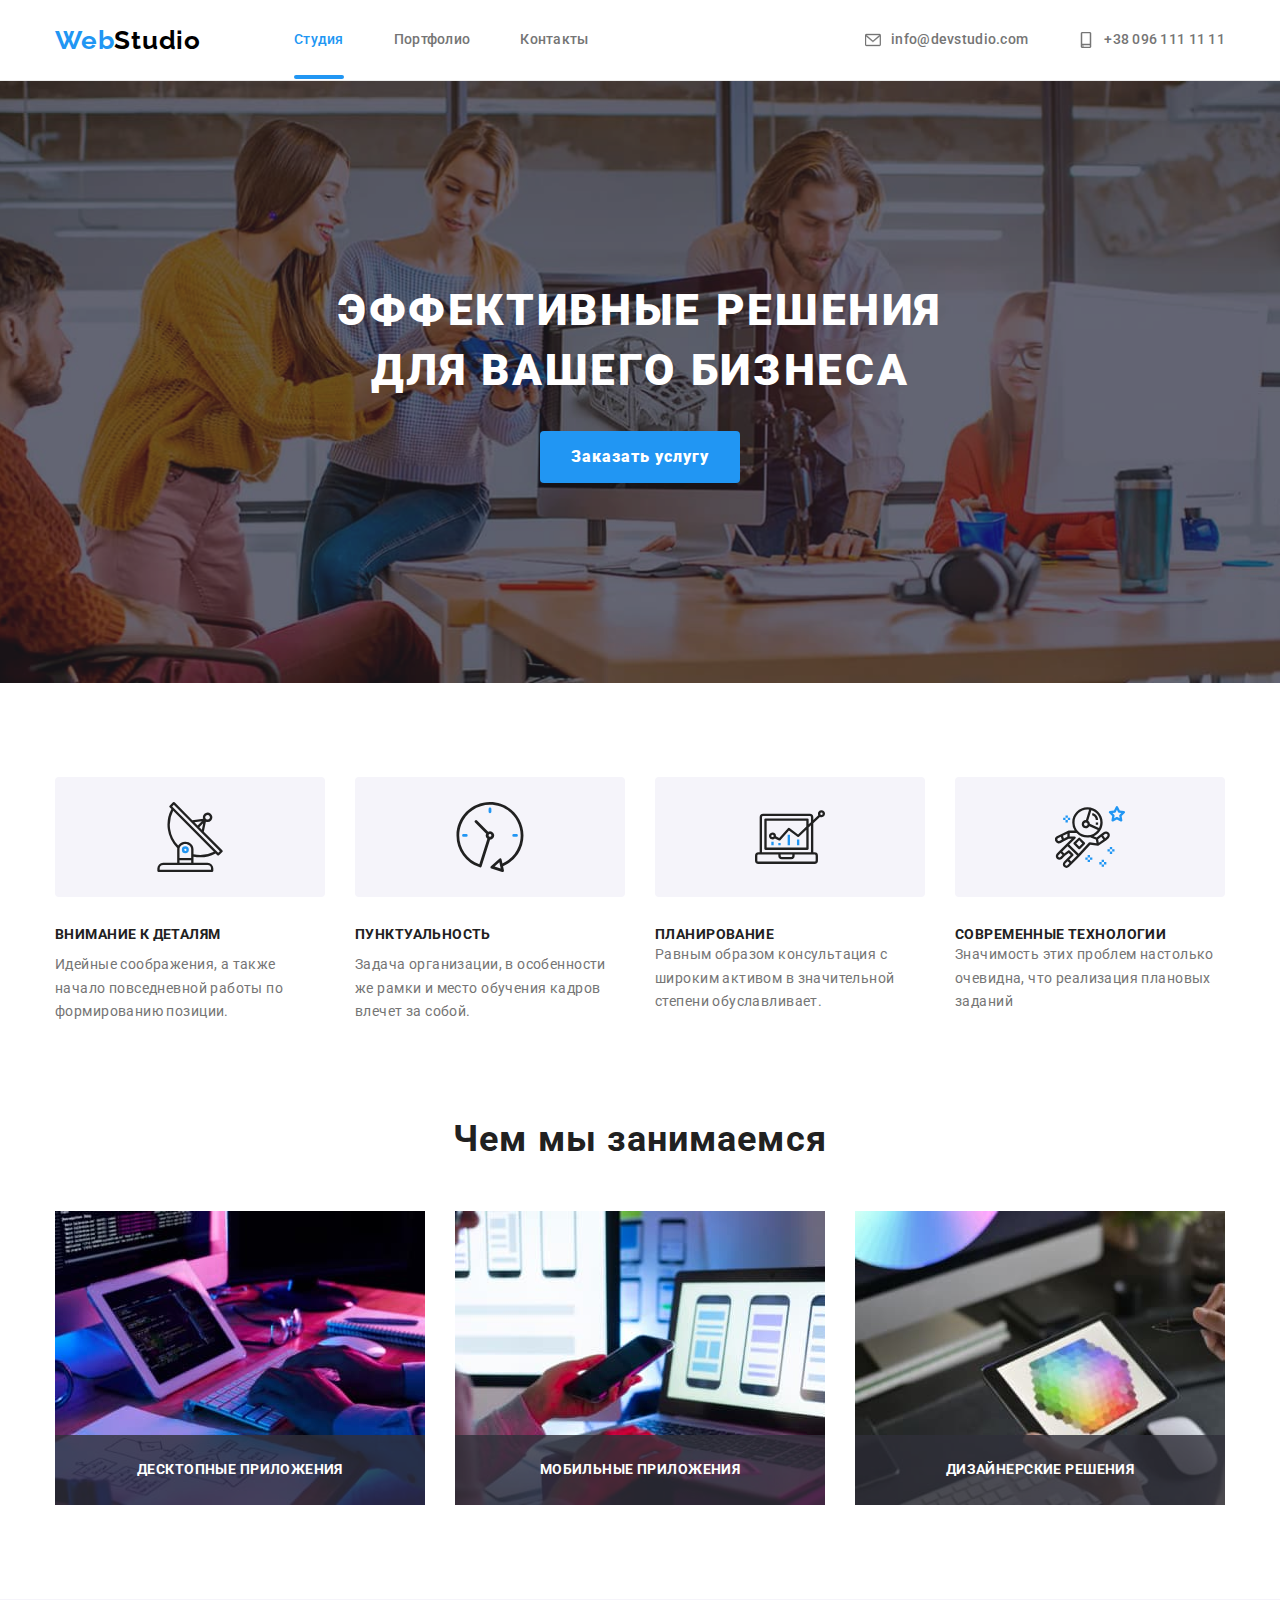
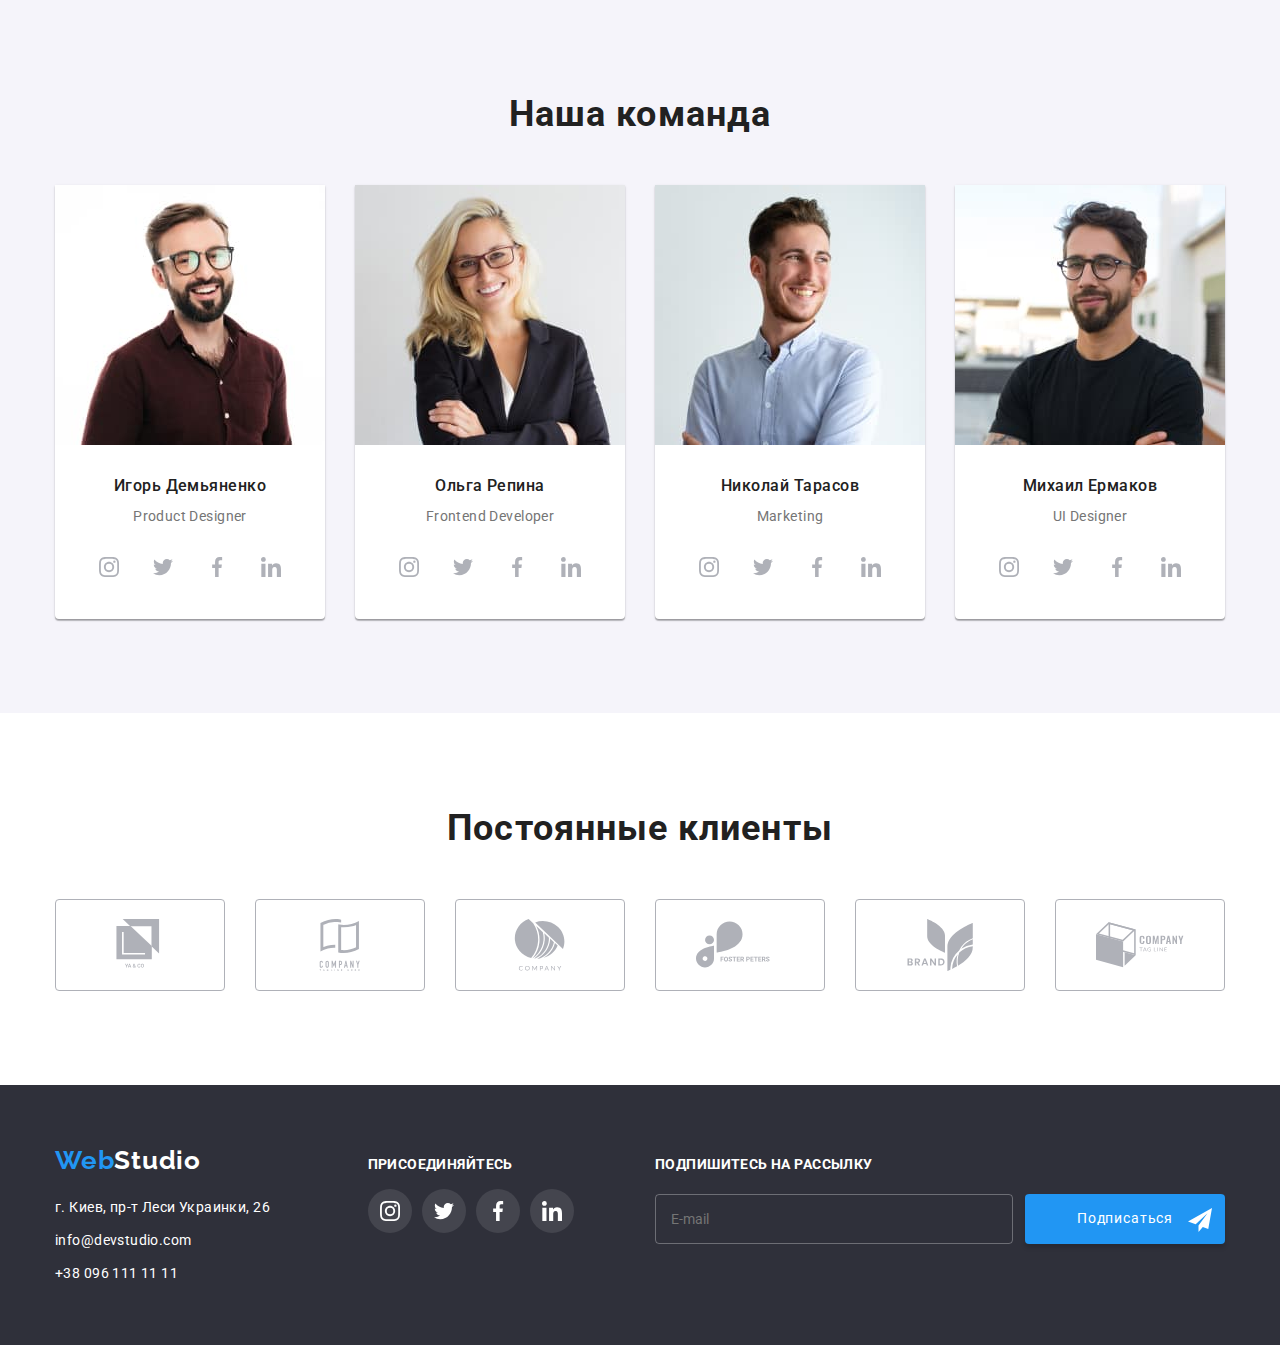
<file: index.html>
<!DOCTYPE html>
<html lang="ru">
<head>
    <meta charset="UTF-8">
    <meta http-equiv="X-UA-Compatible" content="IE=edge">
    <meta name="viewport" content="width=device-width, initial-scale=1.0">
    <title>Webstudio</title>
    <link rel="preconnect" href="https://fonts.gstatic.com">
    <link href="https://fonts.googleapis.com/css2?family=Raleway:wght@700&family=Roboto:wght@400;500;700;900&display=swap"
        rel="stylesheet">
    <link rel="stylesheet" href="https://cdnjs.cloudflare.com/ajax/libs/modern-normalize/1.0.0/modern-normalize.css">
    <link rel="stylesheet" href="./css/main.css">
<body>

    <!--Шапка сайта-->
    <header  class="page-header">

        <div class="container header-block">
        <nav class="nav page-header__nav">
            <a class="link link-logo" href="./index.html"> <span class="logo logo--accent">Web</span>Studio</a>
            
            <!--Навигация-->
            <ul class="list site-nav site-nav--list">
                <li class="item site-nav__item">
                    <a class="link site-nav__link link--current" href="./index.html">Студия</a>
                </li>
                <li class="item site-nav__item">
                    <a class="link site-nav__link" href="./portfolio.html">Портфолио</a>
                </li>
                <li class="item site-nav__item">
                    <a class="link site-nav__link" href="">Контакты</a>
                </li>
            </ul>
        </nav>
        
        <!--Контакты-->
        <ul class="list auth-nav auth-nav--list">
            <li class="item auth-nav__item"><a class="link auth-nav__link" href="mailto:info@devstudio.com"><svg class="auth-nav__icon">
                <use href="./images/icons/icon.svg#icon-envelope"></use>
            </svg>info@devstudio.com</a></li>
            <li class="item auth-nav__item"><a class="link auth-nav__link" href="tel:+380961111111"><svg class="auth-nav__icon">
                <use href="./images/icons/icon.svg#icon-smartphone"></use>
            </svg>+38 096 111 11 11</a></li>
        </ul>
        </div>

    </header>

    <main>
        <!--Герой-->
            <section class="hero overlay hero--center">
                <div class="container hero__container">
                <h1 class="hero__title">Эффективные решения для вашего бизнеса</h1>
                <button data-modal-open class="button hero__button" type="button">Заказать услугу</button>
                <div data-modal class="backdrop is-hidden">
                <div class="modal modal--overlay">
                    <button data-modal-close class="modal__close"><svg class="modal__icon">
                        <use href="./images/icons/icon.svg#icon-close"></use>
                    </svg></button>
                <form class="form" autocomplete="off">
                    <div class="form__group" role="group" >
                        <b class="form__title">Оставьте свои данные, мы вам перезвоним</b>
                        
                        <div class="form__field">
                        <label class="form__label" for="name">Имя</label>
                        <input class="form__input form--accent" type="text" name="name" id="name" />
                        <span class="form__icon"><svg class="form__svg">
                        <use href="./images/icons/icon.svg#icon-person" width="18" height="18"></use>
                        </svg></span>
                        </div>

                        <div class="form__field">
                        <label class="form__label" for="tel">Телефон</label>
                        <input class="form__input form--accent" type="tel" name="tel" id="tel" />
                        <span class="form__icon"><svg class="form__svg">
                                <use href="./images/icons/icon.svg#icon-phone" width="18" height="18"></use>
                            </svg></span>
                    </div>

                        <div class="form__field">
                        <label class="form__label" for="email">Email</label>
                        <input class="form__input form--accent" type="email" name="email" id="email"/>
                        <span class="form__icon"><svg class="form__svg">
                                <use href="./images/icons/icon.svg#icon-mail" width="18" height="18"></use>
                            </svg></span>
                    </div>
                        
                        <div class="form__field">
                        <label class="form__label" for="coments">Комментарий</label>
                        <textarea class="form__coments form--accent" name="coments" rows="5" id="coments" placeholder="Введите текст"></textarea>
                        </div>

                        <div class="form__field">
                            <label for="policy"><input class="checkbox" type="checkbox" name="checkbox" id="policy">Соглашаюсь с рассылкой и принимаю <a class="link form__link" href="">Условия договора</a>
                            <span class="checkbox__icon"><svg class="checkbox__svg">
                                    <use href="./images/icons/icon.svg#icon-icon-check" width="16" height="15"></use>
                                </svg></span>
                            </label>
                        </div>
                    </div>

                    <button class="button form__button" type="submit">Отправить</button>
                </form>
                
                </div>
                </div>
                </div>
            </section>

        <!--Преимущества-->
        
        <section class="section">
            <div class="container">
                <h2 class="section-title visually-hidden">Преимущества</h2>
                <ul class="features card-set list">

                    <li class="features__item item">
                        <div class="features__image">
                        <svg class="features__svg" width="70" height="70">
                            <use href="./images/icons/icon.svg#icon-antenna"></use>
                        </svg></div>
                        <h3 class="features__title">Внимание к деталям</h3>
                        <p class="text features__text">Идейные соображения, а также начало повседневной работы по формированию позиции.</p>
                    </li>

                    <li class="features__item item">
                        <div class="features__image">
                        <svg class="features__svg" width="70" height="70">
                            <use href="./images/icons/icon.svg#icon-clock"></use>
                        </svg></div>
                        <h3 class="features__title">Пунктуальность</h3>
                        <p class="text features__text">Задача организации, в особенности же рамки и место обучения кадров влечет за собой.</p>
                    </li>

                    <li class="features__item item">
                        <div class="features__image">
                        <svg class="features__svg" width="70" height="70">
                            <use href="./images/icons/icon.svg#icon-diagram"></use>
                        </svg></div>
                        <h3 class="features__title">Планирование</h3>
                        <p class="text features-text">Равным образом консультация с широким активом в значительной степени обуславливает.</p>
                    </li>

                    <li class="features__item item">
                        <div class="features__image">
                        <svg class="features__svg" width="70" height="70">
                            <use href="./images/icons/icon.svg#icon-astronaut"></use>
                        </svg></div>
                        <h3 class="features__title">Современные технологии</h3>
                        <p class="text features-text">Значимость этих проблем настолько очевидна, что реализация плановых заданий</p>
                    </li>

                </ul>
            </div>
        </section>
        <!--Чем мы занимаемся-->
        <section class="section section--no-padding">
            <div class="container">
                <h2 class="section__title">Чем мы занимаемся</h2>
                <ul class="works list">
                    <li class="works__item item">
                        <img class="works__image image" src="./images/works/box1.jpg" alt="Первый блок" width="370" height="294">
                        <div class="works__container">
                            <p class="text works__text">Десктопные приложения</p>
                        </div>
                    </li>
                    <li class="works__item item">
                        <img class="image works__image" src="./images/works/box2.jpg" alt="Второй блок" width="370" height="294">
                        <div class="works__container">
                            <p class="text works__text">Мобильные приложения</p>
                        </div>
                    </li>
                    <li class="works__item item">
                        <img class="image works__image" src="./images/works/box3.jpg" alt="Третий блок" width="370" height="294">
                        <div class="works__container">
                            <p class="text works__text">Дизайнерские решения</p>
                        </div>
                    </li>
                </ul>
            </div>
        </section>

        <!--Наша команда-->
        <section class="section section__team">
            <div class="container">
            <h2 class="section__title">Наша команда</h2>
            <ul class="list card-set team">

                <li class="item team__item">
                    <img class="team__image" src="./images/team/photo1.jpg" alt="Игорь Демьяненко" width="270" height="260">
                <div class="team__card">
                    <h3 class="team__title">Игорь Демьяненко</h3>
                    <p class="team__position">Product Designer</p>
                    <ul class="social list social--list">
                        <li class="social__item item"><a class="social__link" href=""> <svg class="social__icon"><use href="./images/icons/icon.svg#icon-instagram"> </use> </svg></a></li>
                        <li class="social__item item"><a class="social__link" href=""> <svg class="social__icon"><use href="./images/icons/icon.svg#icon-twitter"> </use> </svg></a></li>
                        <li class="social__item item"><a class="social__link" href=""> <svg class="social__icon"><use href="./images/icons/icon.svg#icon-facebook"> </use> </svg></a></li>
                        <li class="social__item item"><a class="social__link" href=""> <svg class="social__icon"><use href="./images/icons/icon.svg#icon-linkedin"> </use> </svg></a></li>
                    </ul>
                    </div>
                </li>

                <li class="item team__item">
                    <img class="team__image" src="./images/team/photo2.jpg" alt="Ольга Репина" width="270" height="260">
                <div class="team__card">
                    <h3 class="team__title">Ольга Репина</h3>
                    <p class="team__position">Frontend Developer</p>
                    <ul class="social list social--list">
                        <li class="social__item item"><a class="social__link" href=""> <svg class="social__icon">
                                    <use href="./images/icons/icon.svg#icon-instagram"> </use>
                                </svg></a></li>
                        <li class="social__item item"><a class="social__link" href=""> <svg class="social__icon">
                                    <use href="./images/icons/icon.svg#icon-twitter"> </use>
                                </svg></a></li>
                        <li class="social__item item"><a class="social__link" href=""> <svg class="social__icon">
                                    <use href="./images/icons/icon.svg#icon-facebook"> </use>
                                </svg></a></li>
                        <li class="social__item item"><a class="social__link" href=""> <svg class="social__icon">
                                    <use href="./images/icons/icon.svg#icon-linkedin"> </use>
                                </svg></a></li>
                    </ul>
                </div>
                </li>

                <li class="item team__item">
                    <img class="team__image" src="./images/team/photo3.jpg" alt="Михаил Ермаков" width="270" height="260">
                    <div class="team__card">
                        <h3 class="team__title">Николай Тарасов</h3>
                        <p class="team__position">Marketing</p>
                        <ul class="social list social--list">
                            <li class="social__item item"><a class="social__link" href=""> <svg class="social__icon">
                                        <use href="./images/icons/icon.svg#icon-instagram"> </use>
                                    </svg></a></li>
                            <li class="social__item item"><a class="social__link" href=""> <svg class="social__icon">
                                        <use href="./images/icons/icon.svg#icon-twitter"> </use>
                                    </svg></a></li>
                            <li class="social__item item"><a class="social__link" href=""> <svg class="social__icon">
                                        <use href="./images/icons/icon.svg#icon-facebook"> </use>
                                    </svg></a></li>
                            <li class="social__item item"><a class="social__link" href=""> <svg class="social__icon">
                                        <use href="./images/icons/icon.svg#icon-linkedin"> </use>
                                    </svg></a></li>
                        </ul>
                    </div>

                <li class="item team__item">   
                    <img class="team__image" src="./images/team/photo4.jpg" alt="Михаил Ермаков" width="270" height="260">
                    <div class="team__card">
                        <h3 class="team__title">Михаил Ермаков</h3>
                        <p class="team__position">UI Designer</p>
                        <ul class="social list social--list">
                            <li class="social__item item"><a class="social__link" href=""> <svg class="social__icon">
                                        <use href="./images/icons/icon.svg#icon-instagram"> </use>
                                    </svg></a></li>
                            <li class="social__item item"><a class="social__link" href=""> <svg class="social__icon">
                                        <use href="./images/icons/icon.svg#icon-twitter"> </use>
                                    </svg></a></li>
                            <li class="social__item item"><a class="social__link" href=""> <svg class="social__icon">
                                        <use href="./images/icons/icon.svg#icon-facebook"> </use>
                                    </svg></a></li>
                            <li class="social__item item"><a class="social__link" href=""> <svg class="social__icon">
                                        <use href="./images/icons/icon.svg#icon-linkedin"> </use>
                                    </svg></a></li>
                        </ul>
                    </div>
                </li>
            </ul>
            </div>
        </section>
        <!--Постоянные клиенты-->
        <section class="section clients">
            <div class="container">
                <h2 class="section__title title">Постоянные клиенты</h2>
                <ul class="clients list">
                    <li class="clients__item item">
                        <a class="clients__link link" href=""><svg class="clients__svg" >
                            <use href="./images/icons/icon.svg#icon-group-1"></use>
                        </svg></a>
                    </li>
                    <li class="clients__item item">
                        <a class="clients__link link" href=""><svg class="clients__svg" >
                            <use href="./images/icons/icon.svg#icon-group-2"></use>
                        </svg></a>
                    </li>
                    <li class="clients__item item">
                        <a class="clients__link link" href=""><svg class="clients__svg">
                                <use href="./images/icons/icon.svg#icon-group-3"></use>
                            </svg></a>
                    </li>
                    <li class="clients__item item">
                        <a class="clients__link link" href=""><svg class="clients__svg">
                            <use href="./images/icons/icon.svg#icon-group-4"></use>
                        </svg></a>
                    </li>
                    <li class="clients__item item">
                        <a class="clients__link link" href=""><svg class="clients__svg">
                            <use href="./images/icons/icon.svg#icon-group-5" ></use>
                        </svg>
                        </a>
                    </li>
                    <li class="clients__item item">
                        <a class="clients__link link" href=""><svg class="clients__svg">
                            <use href="./images/icons/icon.svg#icon-group-6" ></use>
                        </svg>
                        </a>
                    </li>
                </ul>
            </div>
        </section>
    </main>

    <!--Подвал-->
    <footer class="footer">
        <div class="footer__box container">
            <div class="footer__adress-box">
                <a class="link link-logo footer__logo" href="./index.html"> <span
                        class="logo logo--accent">Web</span>Studio</a>
                <address class="address address--margin">
                    <ul class="contacts list">
                        <li class="contacts__item"><a class="link contacts__link contacts--address"
                                href="https://goo.gl/maps/X8zmoRvUWwNT1fM88" target="_blank" rel="noopener noreferrer">г.
                                Киев, пр-т Леси Украинки, 26</a></li>
                        <li class="contacts__item"><a class="link contacts__link"
                                href="mailto:info@devstudio.com">info@devstudio.com</a></li>
                        <li class="contacts__item"><a class="link contacts__link" href="tel:+380961111111">+38 096 111 11
                                11</a>
                        </li>
                    </ul>
                </address>
            </div>
            <div class="social-box footer__social-box">
                <p class="footer__text">Присоединяйтесь</p>
                <ul class="social list social--list">
                    <li class="social__item item"><a class="social__link social__link--bkg-color" href=""> <svg
                                class="social__icon social__icon--bkg-color">
                                <use href="./images/icons/icon.svg#icon-instagram"> </use>
                            </svg></a></li>
                    <li class="social__item item"><a class="social__link social__link--bkg-color" href=""> <svg
                                class="social__icon social__icon--bkg-color">
                                <use href="./images/icons/icon.svg#icon-twitter"> </use>
                            </svg></a></li>
                    <li class="social__item item"><a class="social__link social__link--bkg-color" href=""> <svg
                                class="social__icon social__icon--bkg-color">
                                <use href="./images/icons/icon.svg#icon-facebook"> </use>
                            </svg></a></li>
                    <li class="social__item item"><a class="social__link social__link--bkg-color" href=""> <svg
                                class="social__icon social__icon--bkg-color">
                                <use href="./images/icons/icon.svg#icon-linkedin"> </use>
                            </svg></a></li>
                </ul>
            </div>
            <form class="footer-form">
                <div class="footer-form__box">
                    <div class="footer-form__mail-box">
                        <label class="footer-form__label" for="mail"><b>Подпишитесь на рассылку</b>
                            <input class="footer-form__input" placeholder="E-mail" type="email" name="email" id="mail">
                        </label>
    
                        <button class="button footer-form__button" type="submit">Подписаться
                            <span class="footer-form__send"><svg class="footer-form__svg" width="24" height="24">
                                    <use href="./images/icons/icon.svg#icon-icon-send"> </use>
                                </svg></span></button>
                    </div>
                </div>
            </form>
        </div>
    </footer>
<script src="./js/modal.js"></script>
            </body>
</html>
</file>
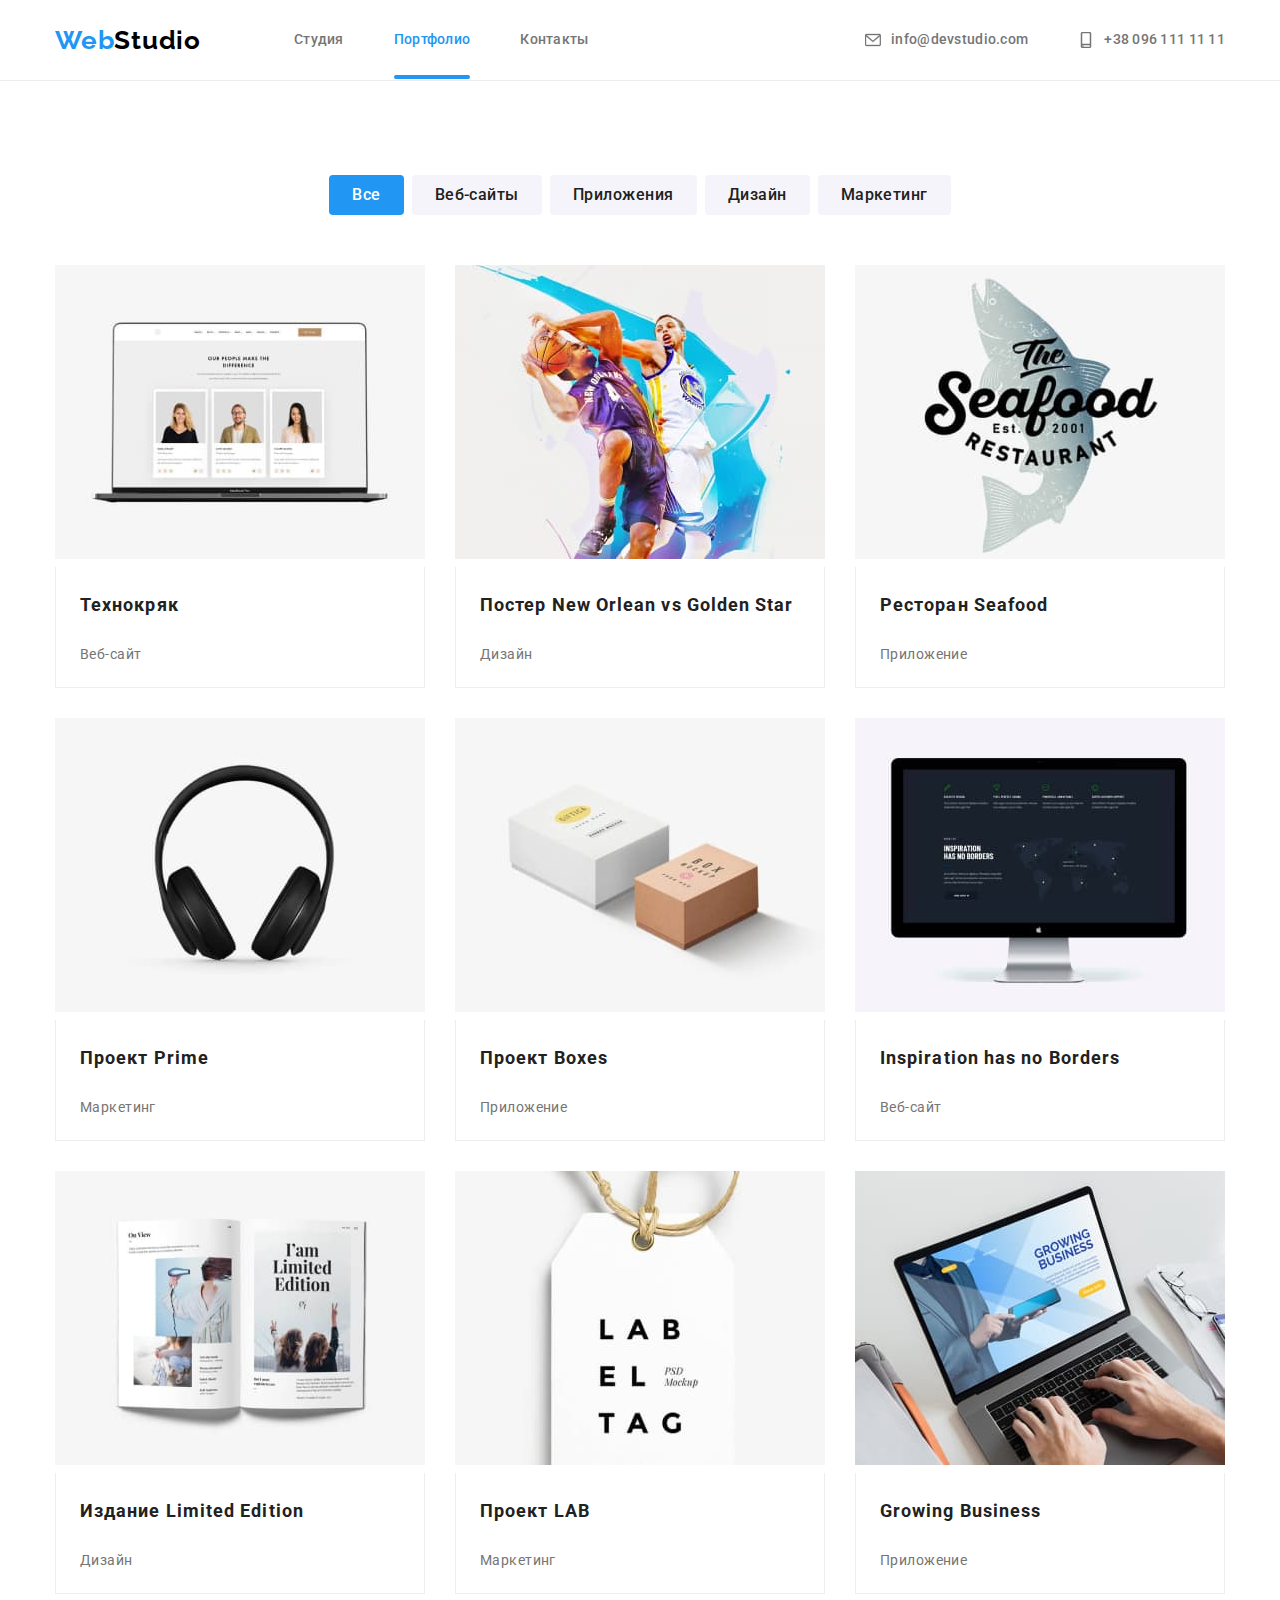
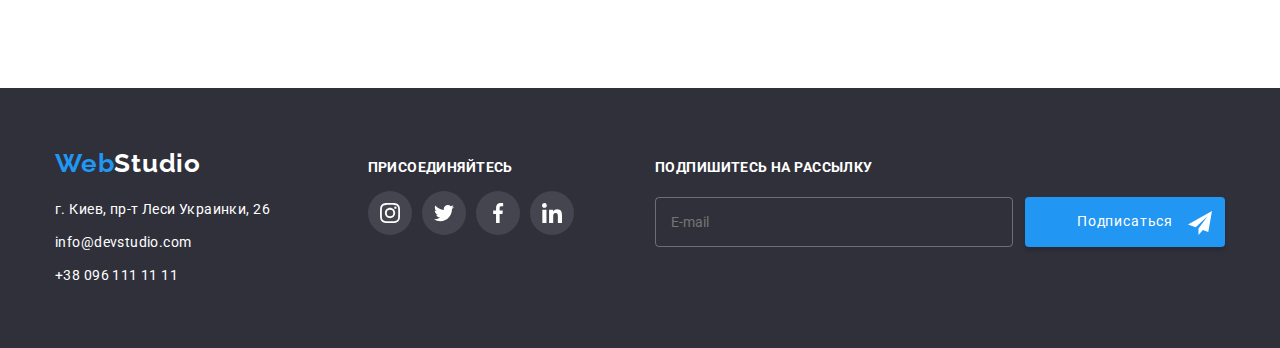
<file: portfolio.html>
<!DOCTYPE html>
<html lang="ru">
  <head>
    <meta charset="UTF-8" />
    <meta http-equiv="X-UA-Compatible" content="IE=edge" />
    <meta name="viewport" content="width=device-width, initial-scale=1.0" />
    <title>Portfolio</title>
    <link rel="preconnect" href="https://fonts.gstatic.com" />
    <link
      href="https://fonts.googleapis.com/css2?family=Raleway:wght@700&family=Roboto:wght@400;500;700;900&display=swap"
      rel="stylesheet"
    />
    <link
      rel="stylesheet"
      href="https://cdnjs.cloudflare.com/ajax/libs/modern-normalize/1.0.0/modern-normalize.css"
    />
    <link rel="stylesheet" href="./css/main.css" />
  </head>
  <body>
    <!--Шапка сайта-->
    <header class="page-header">
      <div class="container header-block">
        <nav class="nav page-header__nav">
          <a class="link link-logo" href="./index.html">
            <span class="logo logo--accent">Web</span>Studio</a
          >

          <!--Навигация-->
          <ul class="list site-nav site-nav--list">
            <li class="item site-nav__item">
              <a class="link site-nav__link" href="./index.html">Студия</a>
            </li>
            <li class="item site-nav__item">
              <a
                class="link site-nav__link link--current"
                href="./portfolio.html"
                >Портфолио</a
              >
            </li>
            <li class="item site-nav__item">
              <a class="link site-nav__link" href="">Контакты</a>
            </li>
          </ul>
        </nav>

        <!--Контакты-->
        <ul class="list auth-nav auth-nav--list">
          <li class="item auth-nav__item">
            <a class="link auth-nav__link" href="mailto:info@devstudio.com"
              ><svg class="auth-nav__icon">
                <use href="./images/icons/icon.svg#icon-envelope"></use></svg
              >info@devstudio.com</a
            >
          </li>
          <li class="item auth-nav__item">
            <a class="link auth-nav__link" href="tel:+380961111111"
              ><svg class="auth-nav__icon">
                <use href="./images/icons/icon.svg#icon-smartphone"></use></svg
              >+38 096 111 11 11</a
            >
          </li>
        </ul>
      </div>
    </header>
    <main>
      <!--Фильтры-->
      <section class="section">
        <div class="container">
          <h1 class="section__title visually-hidden">Галерея</h1>
          <ul class="filter list">
            <li class="filter__item item">
              <button type="button" class="filter__button filter--all">
                Все
              </button>
            </li>
            <li class="filter__item item">
              <button type="button" class="filter__button">Веб-сайты</button>
            </li>
            <li class="filter__item item">
              <button type="button" class="filter__button">Приложения</button>
            </li>
            <li class="filter__item item">
              <button type="button" class="filter__button">Дизайн</button>
            </li>
            <li class="filter__item item">
              <button type="button" class="filter__button">Маркетинг</button>
            </li>
          </ul>
          <!--Галерея-->

          <ul class="galery card-set list">
            <li class="galery__item item">
              <a class="card card--link" href="">
                <div class="card__image-box">
                  <img
                    src="./images/galery/img-1.jpg"
                    width="370"
                    height="294"
                    alt="команда на мониторе"
                  />
                  <div class="card__overlay">
                    <p class="card__overlay-text">
                      Технокряк это современная площадка распространения
                      коронавируса. Компании используют эту платформу для
                      цифрового шпионажа и атак на защищённые сервера
                      конкурентов.
                    </p>
                  </div>
                </div>
                <div class="card__text">
                  <h2 class="card__title">Технокряк</h2>
                  <p>Веб-сайт</p>
                </div>
              </a>
            </li>

            <li class="galery__item item">
              <a class="card" href="">
                <div class="card__image-box">
                  <img
                    src="./images/galery/img-2.jpg"
                    width="370"
                    height="294"
                    alt="два парня ловят мяч"
                  />
                  <div class="card__overlay">
                    <p class="card__overlay-text">
                      Технокряк это современная площадка распространения
                      коронавируса. Компании используют эту платформу для
                      цифрового шпионажа и атак на защищённые сервера
                      конкурентов.
                    </p>
                  </div>
                </div>
                <div class="card__text">
                  <h2 class="card__title">Постер New Orlean vs Golden Star</h2>
                  <p>Дизайн</p>
                </div>
              </a>
            </li>

            <li class="galery__item item">
              <a class="card" href="">
                <div class="card__image-box">
                  <img
                    src="./images/galery/img-3.jpg"
                    width="370"
                    height="294"
                    alt="надпись на рыбе"
                  />
                  <div class="card__overlay">
                    <p class="card__overlay-text">
                      Технокряк это современная площадка распространения
                      коронавируса. Компании используют эту платформу для
                      цифрового шпионажа и атак на защищённые сервера
                      конкурентов.
                    </p>
                  </div>
                </div>
                <div class="card__text">
                  <h2 class="card__title">Ресторан Seafood</h2>
                  <p>Приложение</p>
                </div>
              </a>
            </li>

            <li class="galery__item item">
              <a class="card" href="">
                <div class="card__image-box">
                  <img
                    src="./images/galery/img-4.jpg"
                    width="370"
                    height="294"
                    alt="наушники"
                  />
                  <div class="card__overlay">
                    <p class="card__overlay-text">
                      Технокряк это современная площадка распространения
                      коронавируса. Компании используют эту платформу для
                      цифрового шпионажа и атак на защищённые сервера
                      конкурентов.
                    </p>
                  </div>
                </div>
                <div class="card__text">
                  <h2 class="card__title">Проект Prime</h2>
                  <p>Маркетинг</p>
                </div>
              </a>
            </li>

            <li class="galery__item item">
              <a class="card" href="">
                <div class="card__image-box">
                  <img
                    src="./images/galery/img-5.jpg"
                    width="370"
                    height="294"
                    alt="белая и коричневая коробочки"
                  />
                  <div class="card__overlay">
                    <p class="card__overlay-text">
                      Технокряк это современная площадка распространения
                      коронавируса. Компании используют эту платформу для
                      цифрового шпионажа и атак на защищённые сервера
                      конкурентов.
                    </p>
                  </div>
                </div>
                <div class="card__text">
                  <h2 class="card__title">Проект Boxes</h2>
                  <p>Приложение</p>
                </div>
              </a>
            </li>

            <li class="galery__item item">
              <a class="card" href="">
                <div class="card__image-box">
                  <img
                    src="./images/galery/img-6.jpg"
                    width="370"
                    height="294"
                    alt="черная карта мира на мониторе"
                  />
                  <div class="card__overlay">
                    <p class="card__overlay-text">
                      Технокряк это современная площадка распространения
                      коронавируса. Компании используют эту платформу для
                      цифрового шпионажа и атак на защищённые сервера
                      конкурентов.
                    </p>
                  </div>
                </div>
                <div class="card__text">
                  <h2 class="card__title">Inspiration has no Borders</h2>
                  <p>Веб-сайт</p>
                </div>
              </a>
            </li>

            <li class="galery__item item">
              <a class="card" href="">
                <div class="card__image-box">
                  <img
                    src="./images/galery/img-7.jpg"
                    width="370"
                    height="294"
                    alt="развернутый журнал"
                  />
                  <div class="card__overlay">
                    <p class="card__overlay-text">
                      Технокряк это современная площадка распространения
                      коронавируса. Компании используют эту платформу для
                      цифрового шпионажа и атак на защищённые сервера
                      конкурентов.
                    </p>
                  </div>
                </div>
                <div class="card__text">
                  <h2 class="card__title">Издание Limited Edition</h2>
                  <p>Дизайн</p>
                </div>
              </a>
            </li>

            <li class="galery__item item">
              <a class="card" href="">
                <div class="card__image-box">
                  <img
                    src="./images/galery/img-8.jpg"
                    width="370"
                    height="294"
                    alt="на бирке надпись"
                  />
                  <div class="card__overlay">
                    <p class="card__overlay-text">
                      Технокряк это современная площадка распространения
                      коронавируса. Компании используют эту платформу для
                      цифрового шпионажа и атак на защищённые сервера
                      конкурентов.
                    </p>
                  </div>
                </div>
                <div class="card__text">
                  <h2 class="card__title">Проект LAB</h2>
                  <p>Маркетинг</p>
                </div>
              </a>
            </li>

            <li class="galery__item item">
              <a class="card" href="">
                <div class="card__image-box">
                  <img
                    src="./images/galery/img-9.jpg"
                    width="370"
                    height="294"
                    alt="набирает на ноутбуке"
                  />
                  <div class="card__overlay">
                    <p class="card__overlay-text">
                      Технокряк это современная площадка распространения
                      коронавируса. Компании используют эту платформу для
                      цифрового шпионажа и атак на защищённые сервера
                      конкурентов.
                    </p>
                  </div>
                </div>
                <div class="card__text">
                  <h2 class="card__title">Growing Business</h2>
                  <p>Приложение</p>
                </div>
              </a>
            </li>
          </ul>
        </div>
      </section>
    </main>

    <!--Подвал-->
    <footer class="footer">
      <div class="footer__box container">
        <div class="footer__adress-box">
          <a class="link link-logo footer__logo" href="./index.html">
            <span class="logo logo--accent">Web</span>Studio</a
          >
          <address class="address address--margin">
            <ul class="contacts list">
              <li class="contacts__item">
                <a
                  class="link contacts__link contacts--address"
                  href="https://goo.gl/maps/X8zmoRvUWwNT1fM88"
                  target="_blank"
                  rel="noopener noreferrer"
                  >г. Киев, пр-т Леси Украинки, 26</a
                >
              </li>
              <li class="contacts__item">
                <a class="link contacts__link" href="mailto:info@devstudio.com"
                  >info@devstudio.com</a
                >
              </li>
              <li class="contacts__item">
                <a class="link contacts__link" href="tel:+380961111111"
                  >+38 096 111 11 11</a
                >
              </li>
            </ul>
          </address>
        </div>
        <div class="social-box footer__social-box">
          <p class="footer__text">Присоединяйтесь</p>
          <ul class="social list social--list">
            <li class="social__item item">
              <a class="social__link social__link--bkg-color" href="">
                <svg class="social__icon social__icon--bkg-color">
                  <use href="./images/icons/icon.svg#icon-instagram"></use></svg
              ></a>
            </li>
            <li class="social__item item">
              <a class="social__link social__link--bkg-color" href="">
                <svg class="social__icon social__icon--bkg-color">
                  <use href="./images/icons/icon.svg#icon-twitter"></use></svg
              ></a>
            </li>
            <li class="social__item item">
              <a class="social__link social__link--bkg-color" href="">
                <svg class="social__icon social__icon--bkg-color">
                  <use href="./images/icons/icon.svg#icon-facebook"></use></svg
              ></a>
            </li>
            <li class="social__item item">
              <a class="social__link social__link--bkg-color" href="">
                <svg class="social__icon social__icon--bkg-color">
                  <use href="./images/icons/icon.svg#icon-linkedin"></use></svg
              ></a>
            </li>
          </ul>
        </div>
        <form class="footer-form">
          <div class="footer-form__box">
            <div class="footer-form__mail-box">
              <label class="footer-form__label" for="mail"
                ><b>Подпишитесь на рассылку</b>
                <input
                  class="footer-form__input"
                  placeholder="E-mail"
                  type="email"
                  name="email"
                  id="mail"
                />
              </label>

              <button class="button footer-form__button" type="submit">
                Подписаться
                <span class="footer-form__send"
                  ><svg class="footer-form__svg" width="24" height="24">
                    <use
                      href="./images/icons/icon.svg#icon-icon-send"
                    ></use></svg
                ></span>
              </button>
            </div>
          </div>
        </form>
      </div>
    </footer>
  </body>
</html>
</file>
<file: css/main.css>
:root {
  --prime-text-color: #757575;
  --title-text-color: #212121;
  --accent-text-color: #2196f3;
  --secondary-text-color: #ffffff;
  --primary-bg-color: #fff;
  --secondary-bg-color: #f5f4fa;
  --footer-bg-color: #2f303a;
  --footer-text-color: rgba(255, 255, 255, 0.6);
  --footer-social-color: rgba(255, 255, 255, 0.1);
  --button-bg-color: rgba(245, 244, 250, 1);
  --border-color: rgba(236, 236, 236, 1);
  --border-icon-color: rgba(0, 0, 0, 0.1);
  --border-team-color: rgba(255, 255, 255, 1);
  --border-portfolio-color: rgba(238, 238, 238, 1);
  --prime-card-swadow: 0px 4px 4px 0px rgba(0, 0, 0, 0.25);
  --secondary-card-shadow: 0px 1px 3px rgba(0, 0, 0, 0.12),
    0px 1px 1px rgba(0, 0, 0, 0.14), 0px 2px 1px rgba(0, 0, 0, 0.2);
  --border-modal: 0px 4px 4px rgba(0, 0, 0, 0.15);
  --accent-button-color: #188ce8;
  --background-hero: rgba(47, 48, 58, 0.8);
  --icon-color: rgba(175, 177, 184, 1);
  --overlay-bg-color: rgba(33, 150, 243, 0.9);
  --animation: 250ms cubic-bezier(0.4, 0, 0.2, 1);
}

html {
  box-sizing: border-box;
}

*,
*::before,
*::after {
  box-sizing: inherit;
}

body {
  color: var(--prime-text-color);
  background-color: var(--primary-bg-color);
  font-family: Roboto, sans-serif;
  font-weight: 400;
  font-size: 14px;
  line-height: 1.71;
  letter-spacing: 0.03em;
}

h1,
h2,
h3,
p {
  margin-top: 0;
  margin-bottom: 0;
}

.list {
  list-style: none;
  color: inherit;
}

.link {
  text-decoration: none;
  color: inherit;
  cursor: pointer;
  margin-top: 0;
  margin-bottom: 0;
  color: var(--prime-text-color);
  transition: color var(--animation);
}

.link:hover,
.link:focus {
  color: var(--accent-text-color);
  cursor: pointer;
}

.list {
  list-style: none;
  padding: 0;
  margin: 0;
}

.container {
  width: 1200px;
  padding-left: 15px;
  padding-right: 15px;
  margin-left: auto;
  margin-right: auto;
}

.link-logo {
  display: inline-block;
  min-width: 145px;
  padding-top: 24px;
  padding-bottom: 24px;
  color: black;
  font-family: Raleway;
  font-weight: 700;
  font-size: 26px;
  line-height: 1.19;
  letter-spacing: 0.03em;
  transition: color var(--animation);
}

.logo--accent {
  color: var(--accent-text-color);
  transition: color var(--animation);
}

.footer__logo {
  padding: 0;
  color: var(--secondary-text-color);
  transition: color var(--animation);
}

.site-nav {
  display: inline-flex;
  align-items: center;
  color: var(--title-text-color);
  font-weight: 500;
  font-size: 14px;
  line-height: 1.14;
  letter-spacing: 0.02em;
}

.site-nav--list {
  margin-left: 93px;
}

.site-nav__item {
  margin-left: 50px;
}

.site-nav__item:first-child {
  margin-left: 0;
}

.site-nav__link {
  padding-top: 32px;
  padding-bottom: 32px;
}

.site-nav__link {
  position: relative;
}

.link--current {
  color: var(--accent-text-color);
}

.link--current::after {
  position: absolute;
  display: block;
  content: "";
  width: 100%;
  height: 4px;
  border-radius: 2px;
  background-color: var(--accent-text-color);
  margin-top: 27px;
  opacity: 1;
}

.auth-nav {
  display: inline-flex;
  color: var(--prime-text-color);
  font-weight: 500;
  font-size: 14px;
  line-height: 1.14;
  letter-spacing: 0.02em;
}

.auth-nav--list {
  margin-left: auto;
}

.auth-nav__item {
  display: flex;
}

.auth-nav .item + .item {
  margin-left: 50px;
}

.auth-nav__link {
  display: flex;
  align-items: center;
  padding-top: 32px;
  padding-bottom: 32px;
}

.auth-nav__icon {
  stroke: currentColor;
  fill: currentColor;
  width: 16px;
  height: 16px;
  margin-right: 10px;
}

.page-header {
  border-bottom: 1px solid var(--border-color);
}

.nav {
  display: flex;
}

.header-block {
  display: flex;
  align-items: center;
  justify-content: space-between;
}

.hero {
  padding-top: 200px;
  padding-bottom: 200px;
  text-align: center;
  color: var(--secondary-text-color);
  background-color: #2f303a;
}

.hero__container {
  margin-left: auto;
  margin-right: auto;
  display: block;
  width: 696px;
}

.hero--center {
  margin-left: auto;
  margin-right: auto;
}

.section {
  padding-top: 94px;
  padding-bottom: 94px;
}

.section--no-padding {
  padding-top: 0;
}

.overlay {
  background-image: url(../images/background/img-overlay.png),
    url(../images/background/background.jpg);
  max-width: 1600px;
  min-height: 600px;
  background-repeat: no-repeat;
  background-size: cover;
  background-position: center;
}

.backdrop {
  position: fixed;
  top: 0;
  right: 0;
  width: 100%;
  height: 100%;
  background-color: rgba(0, 0, 0, 0.2);
  opacity: 1;
  z-index: 100;
  transition: opacity 250ms cubic-bezier(0.4, 0, 0.2, 1);
}

.is-hidden {
  opacity: 0;
  pointer-events: none;
}

.modal--overlay {
  transform: translate(50%, -50%) scale(0.3);
}

.modal {
  position: absolute;
  top: 50%;
  right: 50%;
  min-width: 528px;
  min-height: 581px;
  padding: 40px;
  background-color: var(--primary-bg-color);
  transform: translate(50%, -50%) scale(1);
  transition: transform var(--animation);
}

.modal__close {
  position: absolute;
  top: 8px;
  right: 8px;
  padding: 0;
  width: 30px;
  height: 30px;
  text-align: center;
  background-color: var(--primary-bg-color);
  border: 1px solid var(--border-icon-color);
  border-radius: 100%;
}

.modal__close:hover .modal__icon,
.modal__close:focus .modal__icon {
  fill: var(--accent-text-color);
  cursor: pointer;
}

.modal__icon {
  width: 11px;
  height: 11px;
  fill: var(--title-text-color);
  transition: fill var(--animation);
}

.form {
  color: var(--title-text-color);
  display: flex;
  flex-direction: column;
}

.form__group {
  display: flex;
  flex-direction: column;
  width: 448px;
}

.form__title {
  margin-bottom: 12px;
  font-family: Roboto;
  font-weight: 700;
  font-size: 20px;
  line-height: 1.15;
  text-align: center;
  letter-spacing: 0.03em;
}

.form__field {
  position: relative;
  margin-bottom: 10px;
}

.form__input {
  width: 100%;
  height: 40px;
  border: 1px solid rgba(33, 33, 33, 0.2);
  border-radius: 4px;
  padding-left: 48px;
  transition: border var(--animation);
}

.form__label {
  display: flex;
  justify-content: flex-start;
  font-size: 12px;
  line-height: 1.16;
  letter-spacing: 0.01em;
  color: var(--prime-text-color);
  margin-bottom: 4px;
}

.form__coments {
  min-height: 120px;
  width: 448px;
  display: flex;
  padding: 16px;
}

.form__icon {
  position: absolute;
  top: 20px;
  left: 15px;
  width: 18px;
  height: 18px;
  background-position: center;
  transform: translateY(50%);
  fill: inherit;
  transition: fill var(--animation);
}

.form__svg {
  width: 18px;
  height: 18px;
}

.form--accent:focus {
  border: 1px solid var(--accent-text-color);
  fill: var(--title-text-color);
  outline: none;
  cursor: pointer;
  transition: border var(--animation);
}

.form__input:focus + .form__icon {
  fill: var(--accent-text-color);
  transition: fill var(--animation);
}

.form__coments {
  padding-left: 16px;
}

.form__link {
  color: var(--accent-text-color);
}

.checkbox__icon {
  position: absolute;
  top: 50%;
  left: 0;
  display: flex;
  margin: 0;
  width: 16px;
  height: 15px;
  fill: var(--primary-bg-color);
  border: 2px solid var(--title-text-color);
  transform: translateY(-50%);
}

.checkbox__svg {
  display: flex;
  width: 100%;
  height: 100%;
  background-position: center;
}

.checkbox {
  appearance: none;
  background-color: var(--accent-text-color);
}

.checkbox:checked ~ .checkbox__icon {
  background-color: var(--accent-text-color);
  border: none;
}

.hero__title {
  display: inline-block;
  margin-right: auto;
  margin-left: auto;
  padding-left: 30px;
  padding-right: 30px;
  color: var(--secondary-text-color);
  font-style: 400;
  font-weight: 900;
  font-size: 44px;
  line-height: 1.36;
  letter-spacing: 0.06em;
  text-transform: uppercase;
}

.section__title {
  font-weight: 700;
  font-size: 36px;
  line-height: 1.17;
  text-align: center;
  letter-spacing: 0.03em;
  color: var(--title-text-color);
  margin-top: 0;
  margin-bottom: 50px;
}

.features__title {
  margin-top: 0;
  margin-top: 30px;
  color: var(--title-text-color);
  width: 270px;
  font-style: normal;
  font-weight: bold;
  font-size: 14px;
  line-height: 1.14;
  letter-spacing: 0.03em;
  text-transform: uppercase;
}

.features__title {
  margin-top: 0;
  margin-top: 30px;
  color: var(--title-text-color);
  width: 270px;
  font-style: normal;
  font-weight: bold;
  font-size: 14px;
  line-height: 1.14;
  letter-spacing: 0.03em;
  text-transform: uppercase;
}

.button {
  padding: 0;
  border: none;
  font: inherit;
  color: inherit;
  padding: 10px 30px;
  letter-spacing: 0.06em;
  transition: background-color var(--animation) color var(--animation)
    box-shadow var(--animation);
}

.hero__button {
  background-color: var(--accent-text-color);
  color: var(--secondary-text-color);
  min-width: 200px;
  margin-top: 30px;
  font-weight: 900;
  font-size: 16px;
  line-height: 1.875;
  letter-spacing: 0.06em;
  text-align: center;
  border: 1px solid transparent;
  border-radius: 4px;
  transition: background-color var(--animation);
}

.hero__button:hover,
.hero__button:focus {
  background-color: var(--accent-text-color);
  cursor: pointer;
}

.form__button {
  background-color: var(--accent-text-color);
  color: var(--primary-bg-color);
  text-align: center;
  margin-left: auto;
  margin-right: auto;
  width: 200px;
  height: 50px;
  box-shadow: var(--border-modal);
  border-radius: 4px;
}

.form__button:hover,
.form__button:focus {
  background-color: var(--accent-button-color);
  cursor: pointer;
}

.filter__button {
  padding: 6px 22px;
  border: 1px solid transparent;
  border-radius: 4px;
  padding-top: 6px;
  background-color: var(--button-bg-color);
  color: var(--title-text-color);
  font-weight: 500;
  font-size: 16px;
  line-height: 1.62;
  text-align: center;
  letter-spacing: 0.03em;
  transition: background-color var(--animation), color var(--animation),
    box-shadow var(--animation);
}

.filter__button:hover,
.filter__button:focus {
  background-color: var(--accent-text-color);
  color: var(--secondary-text-color);
  cursor: pointer;
  box-shadow: var(--prime-card-swadow);
}

.visually-hidden {
  position: absolute !important;
  clip: rect(1px 1px 1px 1px);
  clip: rect(1px, 1px, 1px, 1px);
  padding: 0 !important;
  border: 0 !important;
  height: 1px !important;
  width: 1px !important;
  overflow: hidden;
  margin-bottom: 0;
}

.card-set {
  display: flex;
  flex-wrap: wrap;
  margin-left: -30px;
  margin-top: -30px;
}

.features__item {
  display: flex;
  flex-direction: column;
  width: calc((100% - 4 * 30px) / 4);
  margin-left: 30px;
  margin-top: 30px;
}

.features__image {
  display: flex;
  justify-content: center;
  align-items: center;
  width: 270px;
  height: 120px;
  background-color: var(--secondary-bg-color);
  border-radius: 4px;
}

.features__text {
  margin-top: 10px;
}

.works {
  display: flex;
  flex-wrap: no-wrap;
  justify-content: center;
}

.works__item {
  display: flex;
  position: relative;
  margin-left: 30px;
  flex-basis: calc((100% - 3 * 30px) / 3);
}

.works__item:nth-child(3n + 1) {
  margin-left: 0;
}

.image {
  display: block;
}

.works__item {
  position: relative;
}

.works__container {
  display: flex;
  justify-content: center;
  align-items: center;
  position: absolute;
  bottom: 0;
  width: 100%;
  height: 70px;
  background-color: var(--background-hero);
  opacity: 1;
}

.works__text {
  color: var(--primary-bg-color);
  font-weight: 700;
  font-size: 14px;
  line-height: 1.44;
  letter-spacing: 0.03em;
  text-transform: uppercase;
}

.section__team {
  background-color: var(--secondary-bg-color);
}

.team__item {
  display: flex;
  flex-direction: column;
  flex-basis: calc((100% - 4 * 30px) / 4);
  margin-left: 30px;
  margin-top: 30px;
  text-align: center;
  background-color: var(--secondary-text-color);
  border-radius: 0px 0px 4px 4px;
  box-shadow: var(--secondary-card-shadow);
}

.team__card {
  padding: 30px;
}

.team__title {
  display: inline-block;
  margin-bottom: 10px;
  color: var(--title-text-color);
  font-weight: 500;
  font-size: 16px;
  line-height: 1.19;
  letter-spacing: 0.03em;
}

.social {
  display: inline-flex;
}

.social--list {
  margin-top: 16px;
}

.social__item {
  display: flex;
  justify-content: center;
  align-items: center;
  margin-left: 10px;
}

.social__item:first-child {
  margin-left: 0;
}

.social__link {
  display: flex;
  align-items: center;
  justify-content: center;
  width: 44px;
  height: 44px;
  border-radius: 50%;
  background-color: var(--primary-bg-color);
  transition: background-color var(--animation);
}

.social__link:hover,
.social__link:focus {
  background-color: var(--accent-text-color);
  transition: background-color var(--animation);
}

.social__link:hover .social__icon,
.social__link:focus .social__icon {
  fill: var(--primary-bg-color);
  transition: fill var(--animation);
}

.social__icon {
  fill: var(--icon-color);
  width: 20px;
  height: 20px;
  transition: fill var(--animation);
}

.social-box {
  display: flex;
  flex-direction: column;
  width: 206px;
  margin-left: 70px;
}

.social__item {
  display: flex;
}

.social__link--bkg-color {
  background-color: var(--footer-social-color);
  transition: background-color var(--animation);
}

.social__icon--bkg-color {
  fill: var(--primary-bg-color);
}

.clients {
  display: flex;
  align-items: center;
  justify-content: center;
}

.clients__item {
  display: flex;
  margin-left: 30px;
}

.clients__item:first-child {
  margin-left: 0;
}

.clients__link {
  display: flex;
  align-items: center;
  justify-content: center;
  width: 170px;
  height: 92px;
  border-radius: 4px;
  border: 1px solid #afb1b8;
  transition: border-color var(--animation);
}

.clients__link:hover,
.clients__link:focus {
  border-color: var(--accent-text-color);
}

.clients__link:hover .clients__svg,
.clients__link:focus .clients__svg {
  fill: var(--accent-text-color);
}

.clients__svg {
  display: flex;
  fill: var(--icon-color);
  background-position: center;
  background-size: contain;
  width: 88px;
  height: 52px;
  transition: fill var(--animation);
}

.address {
  font-style: inherit;
}

.address--margin {
  margin-top: 20px;
}

.contacts__item {
  margin-top: 9px;
}

.contacts__item:first-child {
  margin-top: 0;
}

.contacts--address {
  color: var(--secondary-text-color);
  transition: color var(--animation);
}

.contacts__link {
  color: var(--primary-bg-color);
  transition: color var(--animation);
}

.footer-form__box {
  display: flex;
  flex-wrap: nowrap;
  align-items: baseline;
}

.footer-form__mail-box {
  position: relative;
  display: flex;
  align-items: flex-end;
  margin-left: 70px;
  font-size: 14px;
  line-height: 1.36;
  letter-spacing: 0.03em;
  text-transform: uppercase;
}

.footer-form__input {
  width: 358px;
  height: 50px;
  border-radius: 4px;
  margin-top: 20px;
  padding: 15px;
  background-color: inherit;
  color: var(--primary-bg-color);
  border: 1px solid rgba(255, 255, 255, 0.3);
  box-shadow: drop-shadow(0px 4px 4px rgba(0, 0, 0, 0.15));
}

.footer-form__label {
  display: inline-block;
  width: 358px;
}

.footer-form__button {
  display: block;
  width: 200px;
  height: 50px;
  margin-left: 12px;
  background-color: var(--accent-text-color);
  color: var(--primary-bg-color);
  box-shadow: 0px 4px 4px rgba(0, 0, 0, 0.15);
  border-radius: 4px;
}

.footer-form__send {
  width: 24px;
  height: 24px;
  margin-right: 13px;
  position: absolute;
  bottom: 0;
  right: 0;
  transform: translateY(-50%);
}

.footer-form__svg {
  fill: var(--primary-bg-color);
}

.filter {
  display: flex;
  justify-content: center;
  margin-left: auto;
  margin-right: auto;
  align-items: center;
  margin-bottom: 50px;
}

.filter__item {
  display: flex;
  margin-left: 8px;
}

.filter__item:first-child {
  margin-left: 0;
}

.filter--all {
  background-color: var(--accent-text-color);
  color: var(--secondary-text-color);
  transition: background-color var(--animation) color var(--animation)
    box-shadow var(--animation);
}

.galery {
  flex-basis: calc((100% - 3 * 30px) / 3);
}

.galery__item {
  display: flex;
  margin-left: 30px;
  margin-top: 30px;
  cursor: pointer;
}

.card {
  overflow: hidden;
  display: block;
  text-decoration: none;
  color: inherit;
  cursor: pointer;
  box-shadow: none;
  transition: box-shadow var(--animation);
}

.card:hover,
.card:focus {
  box-shadow: var(--prime-card-swadow);
}

.card--link {
  margin-top: 0;
  margin-bottom: 0;
}

.card__text {
  position: relative;
  top: 0;
  border-right: 1px solid var(--border-portfolio-color);
  border-bottom: 1px solid var(--border-portfolio-color);
  border-left: 1px solid var(--border-portfolio-color);
  padding: 20px 24px;
  background-color: var(--primary-bg-color);
  z-index: 4;
}

.card__title {
  margin-bottom: 20px;
  font-weight: 700;
  font-size: 18px;
  line-height: 2;
  letter-spacing: 0.06em;
  color: var(--title-text-color);
}

.card__image-box {
  position: relative;
  top: 0;
}

.card__overlay {
  position: absolute;
  background-color: var(--overlay-bg-color);
  width: 100%;
  top: 100%;
  left: 0;
  padding: 63px 24px;
  visibility: hidden;
  overlay: 0;
  transform: translateY(0);
  transition: transform 500ms linear, overlay 500ms linear;
}

.card:hover .card__overlay,
.card:focus .card__overlay {
  overlay: 1;
  visibility: visible;
  transform: translateY(-100%);
}

.card__overlay-text {
  position: relative;
  top: 0;
  width: 100%;
  font-size: 18px;
  line-height: 1.56;
  letter-spacing: 0.03em;
  color: #fff;
  text-align: left;
}

.footer {
  font-size: 14px;
  line-height: 1.71;
  letter-spacing: 0.03em;
  background-color: var(--footer-bg-color);
  color: var(--secondary-text-color);
  padding-top: 60px;
  padding-bottom: 60px;
}

.footer__box {
  display: flex;
  flex-wrap: nowrap;
  align-items: baseline;
  justify-content: space-between;
}

.footer__adress-box {
  display: flex;
  flex-direction: column;
  width: 231px;
}

.footer__text {
  text-transform: uppercase;
  font-weight: 700;
  font-size: 14px;
  line-height: 1.14;
}
/*# sourceMappingURL=main.css.map */
</file>
